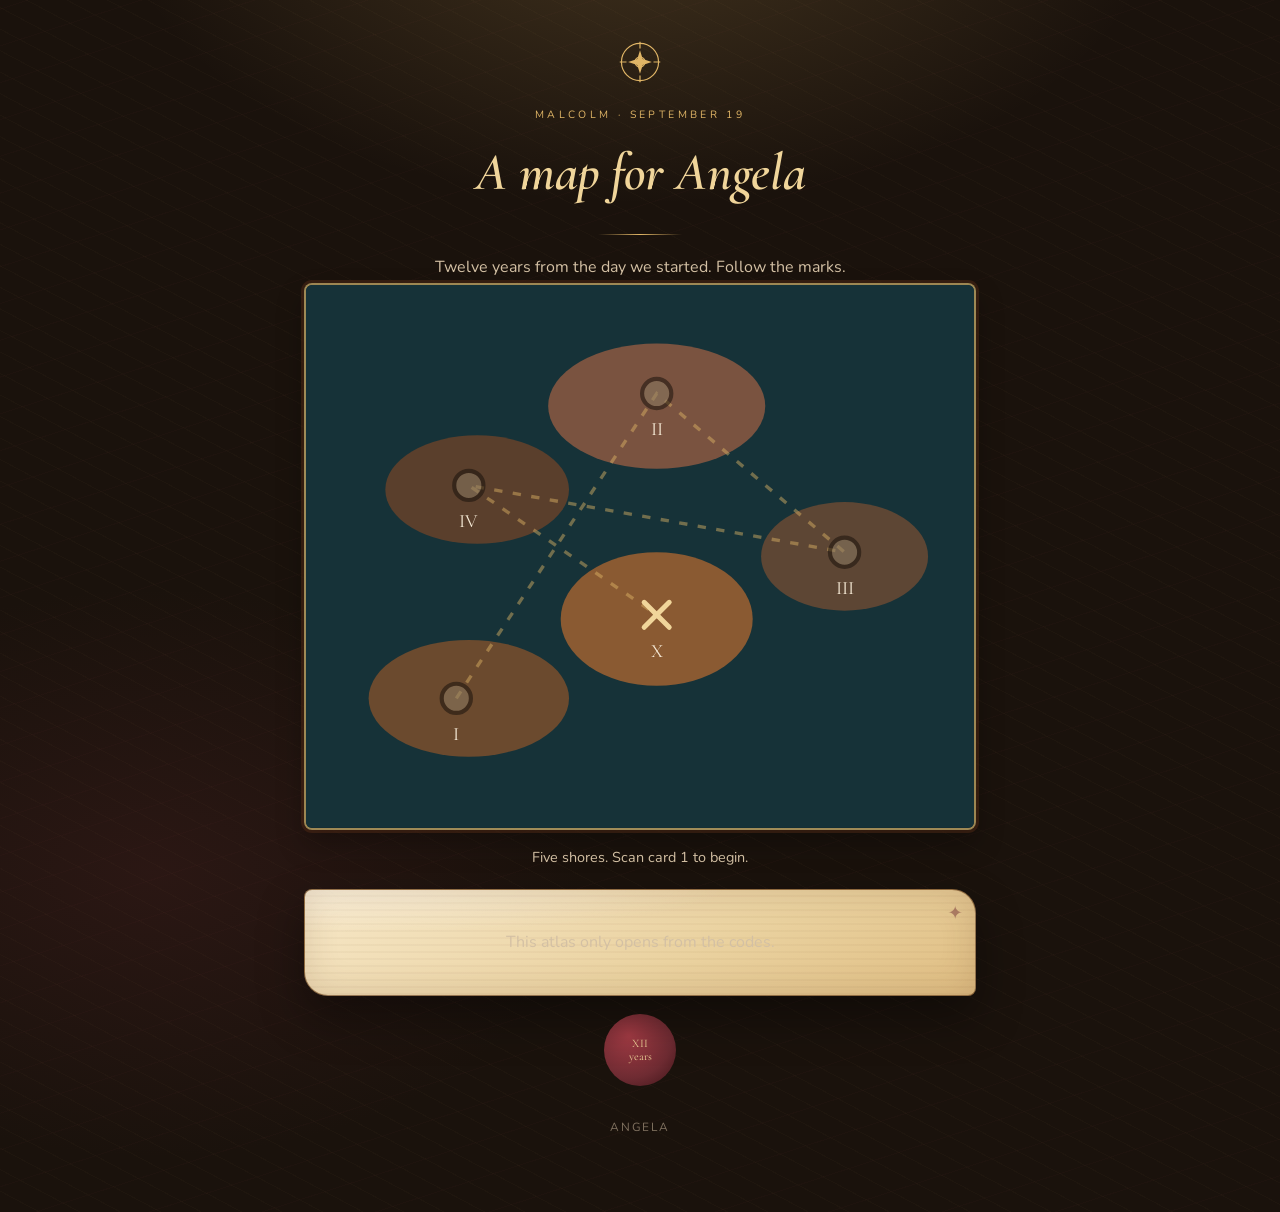
<file: index.html>
<!DOCTYPE html>
<html lang="en">
<head>
  <meta charset="utf-8" />
  <meta name="viewport" content="width=device-width, initial-scale=1, viewport-fit=cover" />
  <title>A map for Angela</title>
  <link rel="stylesheet" href="styles.css" />
  <link href="https://fonts.googleapis.com/css2?family=Cormorant+Garamond:ital,wght@0,600;1,500;1,600&family=Nunito:wght@400;600&display=swap" rel="stylesheet" />
</head>
<body>
  <main class="wrap" id="app"></main>
  <script src="clues.js"></script>
  <script>
    const params = new URLSearchParams(location.search);
    const n = parseInt(params.get("s") || "0", 10);
    const H = window.HUNT;
    const total = (H.stops || []).length;
    const KEY = "angela-atlas";
    function foundSet() {
      try { return new Set(JSON.parse(localStorage.getItem(KEY) || "[]")); }
      catch { return new Set(); }
    }
    function markFound(num) {
      const s = foundSet(); s.add(num);
      localStorage.setItem(KEY, JSON.stringify([...s]));
    }
    function markIcon() {
      return `<div class="mark" aria-hidden="true"><svg viewBox="0 0 64 64" fill="none"><circle cx="32" cy="32" r="22" stroke="currentColor" stroke-width="1.4"/><circle cx="32" cy="32" r="6" stroke="currentColor" stroke-width="1.2"/><path d="M32 8v8M32 48v8M8 32h8M48 32h8" stroke="currentColor" stroke-width="1.4"/><path d="M32 18l3.2 10.4L46 32l-10.8 3.6L32 46l-3.2-10.4L18 32l10.8-3.6z" fill="currentColor"/></svg></div>`;
    }
    function atlasSvg(currentN) {
      const pins = H.pins || [];
      const found = foundSet();
      const path = pins.slice().sort((a,b)=>a.n-b.n).map(p => p.x+","+p.y).join(" ");
      const pinSvg = pins.map((p) => {
        let cls = "pin dim";
        if (found.has(p.n) && p.n !== currentN) cls = "pin found";
        if (p.n === currentN) cls = "pin current";
        const glyph = p.id === "cross" ? `<path class="xmark" d="M${p.x-6} ${p.y-6}l12 12M${p.x+6} ${p.y-6}l-12 12"/>` : `<circle class="dot" cx="${p.x}" cy="${p.y}" r="7"/>`;
        return `<g class="${cls}" data-id="${p.id}"><circle class="hit" cx="${p.x}" cy="${p.y}" r="22"/>${glyph}<text x="${p.x}" y="${p.y+20}" text-anchor="middle">${p.label}</text></g>`;
      }).join("");
      return `<div class="atlas-wrap"><svg viewBox="0 0 320 260"><rect width="320" height="260" fill="#163238"/><ellipse cx="78" cy="198" rx="48" ry="28" fill="#6b4a2e"/><ellipse cx="168" cy="58" rx="52" ry="30" fill="#7a5340"/><ellipse cx="258" cy="130" rx="40" ry="26" fill="#5d4634"/><ellipse cx="82" cy="98" rx="44" ry="26" fill="#5a3f2c"/><ellipse cx="168" cy="160" rx="46" ry="32" fill="#8a5a32"/><polyline points="${path}" fill="none" stroke="#e0b566" stroke-opacity="0.45" stroke-width="1.6" stroke-dasharray="4 5"/>${pinSvg}</svg></div>`;
    }
    function bindMap(wantId, onHit) {
      document.querySelectorAll(".pin").forEach((g) => {
        g.addEventListener("click", () => {
          const id = g.getAttribute("data-id");
          const note = document.getElementById("mapNote");
          if (id === wantId) { g.classList.remove("wrong","dim"); g.classList.add("current"); if (note) note.textContent = "Marked."; onHit(); }
          else { g.classList.add("wrong"); if (note) note.textContent = "Not this shore."; setTimeout(() => g.classList.remove("wrong"), 600); }
        });
      });
    }
    function roman(num) { return ({1:"I",2:"II",3:"III",4:"IV",5:"V"})[num] || String(num); }
    function escapeHtml(s) { return String(s).replace(/&/g,"&").replace(/</g,"<").replace(/>/g,">"); }
    function norm(s) { return String(s || "").toLowerCase().replace(/[^a-z0-9 ]/g, " ").replace(/\s+/g, " ").trim(); }
    function okAnswer(got, accepted) {
      const g = norm(got);
      if (!g) return false;
      const list = (accepted || []).map(norm).filter(Boolean);
      if (!list.length) return false;
      if (list.some((n) => n.indexOf("hologram") !== -1) && g.indexOf("hologram") !== -1) return true;
      return list.some((n) => g === n || g.indexOf(n) !== -1 || n.indexOf(g) !== -1);
    }
    function bindQuiz(questions, onDone) {
      let i = 0;
      const qEl = document.getElementById("quizQ");
      const inEl = document.getElementById("quizIn");
      const err = document.getElementById("quizErr");
      function hidePic() {
        const pic = document.getElementById("quizPic");
        const wrap = document.getElementById("quizPicWrap");
        if (pic && wrap) { wrap.hidden = true; pic.removeAttribute("src"); }
      }
      function show() {
        qEl.textContent = questions[i].q;
        hidePic();
        inEl.value = ""; err.hidden = true; inEl.focus();
      }
      function showClue() {
        const pic = document.getElementById("quizPic");
        const wrap = document.getElementById("quizPicWrap");
        if (pic && wrap && questions[i].image) { pic.src = questions[i].image; wrap.hidden = false; }
        err.hidden = false; err.textContent = "Not that. Look.";
      }
      function check() {
        if (okAnswer(inEl.value, questions[i].a)) { i += 1; if (i >= questions.length) onDone(); else show(); }
        else showClue();
      }
      document.getElementById("quizBtn").addEventListener("click", check);
      inEl.addEventListener("keydown", (e) => { if (e.key === "Enter") check(); });
      show();
    }
    function wireHunt(stop) {
      bindMap(stop.pin, () => {
        markFound(stop.n);
        const box = document.getElementById("afterMap");
        if (box) box.classList.add("open");
      });
      const hb = document.getElementById("hintBtn");
      if (hb) hb.addEventListener("click", () => document.getElementById("hintText").classList.add("show"));
      const ub = document.getElementById("unlockBtn");
      if (ub) ub.addEventListener("click", tryUnlock);
      const inp = document.getElementById("unlockIn");
      if (inp) inp.addEventListener("keydown", (e) => { if (e.key === "Enter") tryUnlock(); });
    }
    function renderCover() {
      document.getElementById("app").innerHTML = `${markIcon()}<p class="kicker">${H.fromName} \u00b7 September 19</p><h1>${H.title}</h1><div class="rule"></div><p class="sub">${H.subtitle}</p>${atlasSvg(0)}<p class="map-note">Five shores. Scan card 1 to begin.</p><section class="card cover"><p>This atlas only opens from the codes.</p></section><div class="seal">XII<br/>years</div><p class="foot">${H.herName}</p>`;
    }
    function renderStop(stop) {
      const isFinal = !!stop.final;
      const dateLocked = isFinal && H.finalUnlock && H.finalUnlock.trim() !== "";
      const img = stop.image ? `<div class="media"><img alt="" src="${stop.image}" /></div>` : "";
      const gallery = (stop.images || []).filter(Boolean).map((src) => `<img alt="" src="${src}" />`).join("");
      const video = stop.video ? `<div class="media"><video controls playsinline muted autoplay loop src="${stop.video}"></video></div>` : "";
      const hint = stop.hint ? `<div class="hint-wrap"><button type="button" id="hintBtn">A quieter hint</button><p class="hint" id="hintText">${stop.hint}</p></div>` : "";
      const hunt = isFinal
        ? `<p class="clue">${escapeHtml(stop.riddle || "Put your finger on the X.")}</p>${atlasSvg(stop.n)}<p class="map-note" id="mapNote">Touch the X to break the first seal.</p><div class="reveal" id="afterMap"><div id="lockBox" ${dateLocked ? "" : "hidden"}><p class="sub">Eight digits. The day the map began.</p><div class="unlock"><input id="unlockIn" inputmode="numeric" autocomplete="off" placeholder="MMDDYYYY" /><button type="button" id="unlockBtn">Break the seal</button></div><p class="err" id="unlockErr" hidden>Not that date.</p></div><div id="finalBox" ${dateLocked ? "hidden" : ""}><div class="letter">${escapeHtml(stop.letter || "")}</div>${gallery ? `<div class="gallery">${gallery}</div>` : ""}${video}</div></div>`
        : `<p class="clue">${escapeHtml(stop.riddle || "")}</p>${video}${atlasSvg(stop.n)}<p class="map-note" id="mapNote">Touch the right shore.</p><div class="reveal" id="afterMap"><p class="clue">${escapeHtml(stop.clue || "")}</p>${img}${hint}</div>`;
      const questions = Array.isArray(stop.quiz) ? stop.quiz.filter((q) => q && q.q) : [];
      const quoteHtml = stop.quote ? `<div id="quoteBox"><p class="kicker" style="letter-spacing:0.18em">A line for you</p><p class="clue">\u201c${escapeHtml(stop.quote)}\u201d</p><div class="unlock"><button type="button" id="quoteBtn">Continue</button></div></div>` : "";
      const quizHtml = questions.length
        ? `${quoteHtml}<div id="quizBox" ${stop.quote ? "hidden" : ""}><p class="kicker" style="letter-spacing:0.18em">Remember</p><div class="media" id="quizPicWrap" hidden><img id="quizPic" alt="" /></div><p class="clue" id="quizQ"></p><div class="unlock"><input id="quizIn" autocomplete="off" autocapitalize="none" /><button type="button" id="quizBtn">Answer</button></div><p class="err" id="quizErr" hidden>Not that.</p></div><div id="afterQuiz" hidden>${hunt}</div>`
        : (quoteHtml || hunt);
      const label = isFinal ? "X marks the spot" : `Chart ${roman(stop.n)} of ${roman(total)}`;
      document.getElementById("app").innerHTML = `${markIcon()}<p class="kicker">${label}</p><h2>${escapeHtml(stop.title || "")}</h2><div class="rule"></div><section class="card">${quizHtml}</section><p class="foot">${H.fromName} \u00b7 Angela</p>`;
      const qbtn = document.getElementById("quoteBtn");
      if (qbtn) qbtn.addEventListener("click", () => {
        document.getElementById("quoteBox").hidden = true;
        const box = document.getElementById("quizBox");
        if (box) box.hidden = false;
      });
      if (questions.length) bindQuiz(questions, () => {
        document.getElementById("quizBox").hidden = true;
        document.getElementById("afterQuiz").hidden = false;
        wireHunt(stop);
      });
      else if (!stop.quote) wireHunt(stop);
    }
    function tryUnlock() {
      const val = (document.getElementById("unlockIn").value || "").replace(/\D/g, "");
      const want = H.finalUnlock.replace(/\D/g, "");
      if (val === want) { document.getElementById("lockBox").hidden = true; document.getElementById("finalBox").hidden = false; }
      else { document.getElementById("unlockErr").hidden = false; }
    }
    const stop = (H.stops || []).find((x) => x.n === n);
    if (!stop) renderCover(); else renderStop(stop);
  </script>
</body>
</html>
</file>
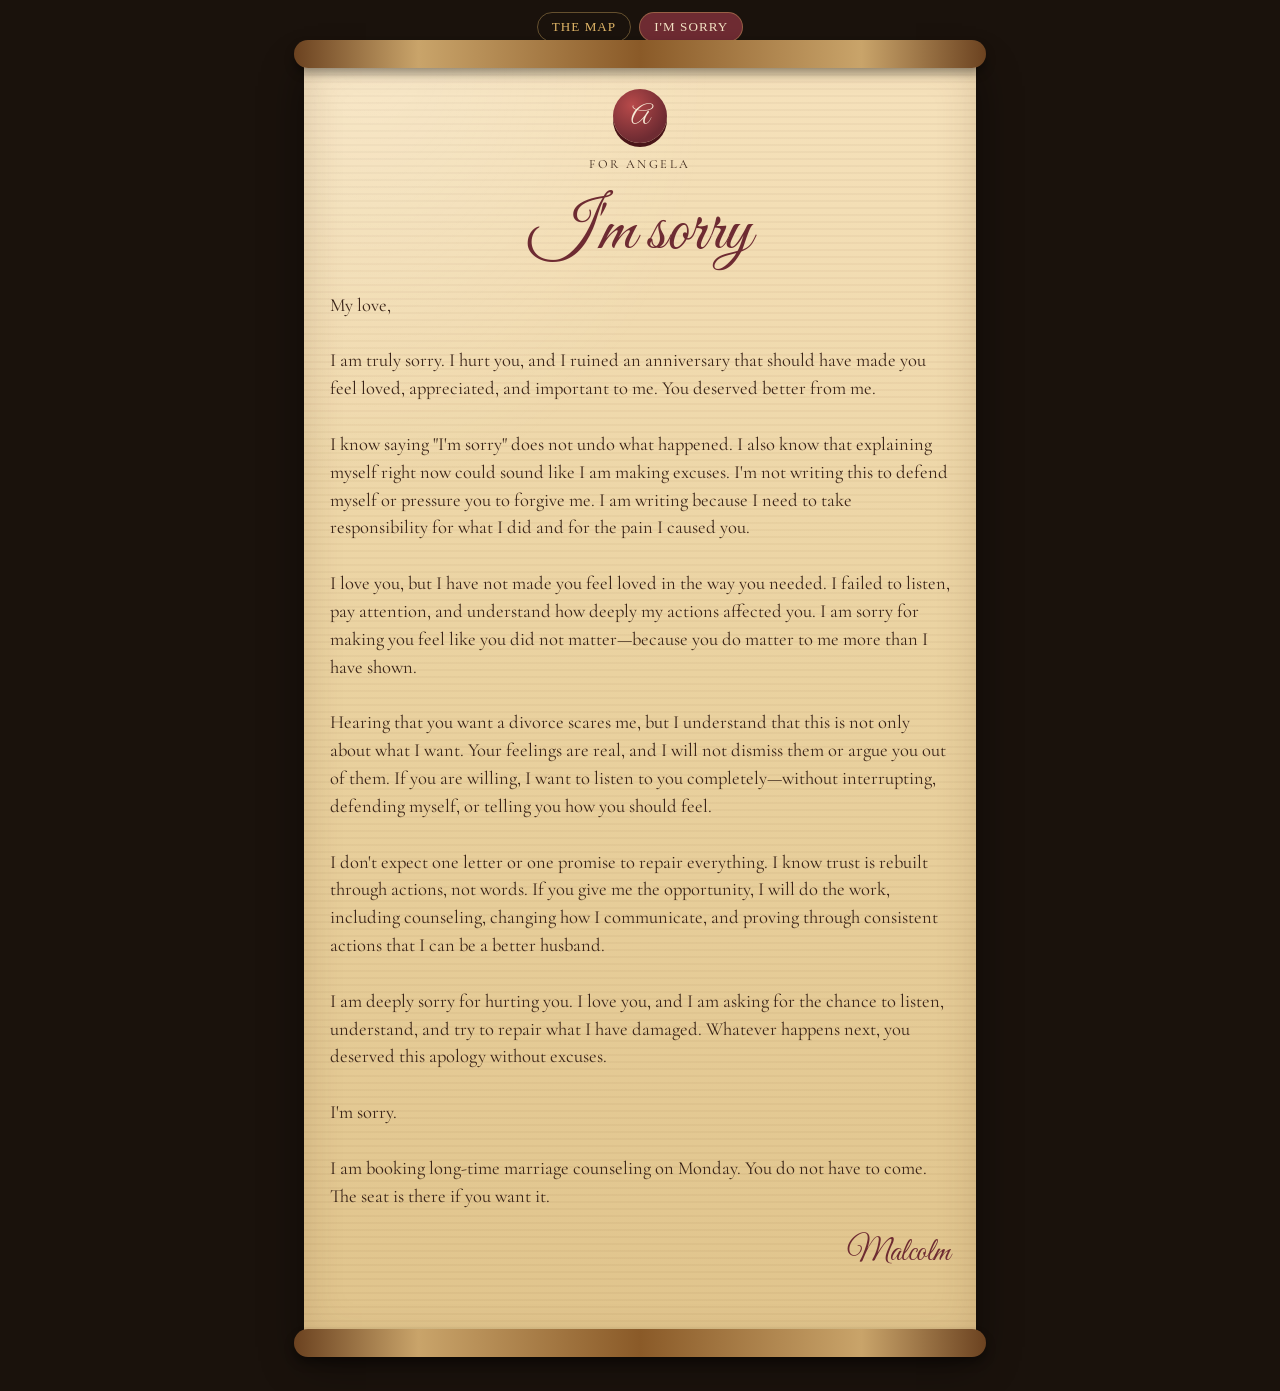
<file: sorry.html>
<!DOCTYPE html>
<html lang="en">
<head>
  <meta charset="utf-8" />
  <meta name="viewport" content="width=device-width, initial-scale=1, viewport-fit=cover" />
  <title>I'm sorry</title>
  <link href="https://fonts.googleapis.com/css2?family=Cormorant+Garamond:ital,wght@0,600;1,500;1,600&family=Great+Vibes&display=swap" rel="stylesheet" />
  <style>
    * { box-sizing: border-box; }
    html, body { margin: 0; padding: 0; }
    body { min-height: 100dvh; background: #1a120c; color: #3a2418; font-family: "Cormorant Garamond", Georgia, serif; }
    .tabs { display: flex; justify-content: center; gap: 8px; padding: 12px; }
    .tabs a { color: #e0b566; text-decoration: none; border: 1px solid rgba(224,181,102,.38); padding: 6px 14px; border-radius: 999px; font-size: .82rem; letter-spacing: .08em; text-transform: uppercase; font-family: Georgia, serif; }
    .tabs a.on { background: #6e2b32; color: #f3e2c4; }
    .stage { display: flex; justify-content: center; padding: 0 12px 48px; }
    .scroll { width: min(42rem, 100%); position: relative; background: radial-gradient(120% 80% at 10% 0%, rgba(255,255,255,.18), transparent 42%), repeating-linear-gradient(0deg, rgba(90,50,20,.04) 0 2px, transparent 2px 7px), linear-gradient(180deg, #f6e2bc 0%, #ead2a0 48%, #e0c48c 100%); color: #3a2418; padding: 2.2rem 1.6rem 2.4rem; box-shadow: inset 0 0 40px rgba(90,50,20,.18), 0 18px 40px rgba(0,0,0,.45); }
    .scroll:before, .scroll:after { content: ""; position: absolute; left: -10px; right: -10px; height: 28px; border-radius: 14px; background: linear-gradient(90deg, #6b4220, #c9a46a 18%, #8a5a28 50%, #c9a46a 82%, #6b4220); box-shadow: 0 6px 10px rgba(0,0,0,.35); }
    .scroll:before { top: -14px; }
    .scroll:after { bottom: -14px; }
    .seal { width: 54px; height: 54px; margin: 0 auto 10px; border-radius: 50%; background: radial-gradient(circle at 35% 30%, #b84a4a, #6e2b32 70%); color: #f6ead6; display: flex; align-items: center; justify-content: center; font-family: "Great Vibes", cursive; font-size: 1.6rem; box-shadow: 0 4px 0 #4a1518; }
    h1 { font-family: "Great Vibes", cursive; font-size: clamp(2.8rem, 12vw, 4.4rem); font-weight: 400; text-align: center; margin: 0 0 1rem; color: #6e2b32; }
    .to { text-align: center; letter-spacing: .2em; text-transform: uppercase; font-size: .78rem; margin-bottom: 1rem; }
    .body { white-space: pre-wrap; font-size: 1.16rem; line-height: 1.5; text-align: left; }
    .sign { font-family: "Great Vibes", cursive; font-size: 2rem; text-align: right; margin-top: 1.4rem; color: #6e2b32; }
  </style>
</head>
<body>
  <nav class="tabs">
    <a href="index.html">The map</a>
    <a class="on" href="sorry.html">I'm sorry</a>
  </nav>
  <div class="stage">
    <article class="scroll">
      <div class="seal">A</div>
      <p class="to">For Angela</p>
      <h1>I'm sorry</h1>
      <div class="body">My love,

I am truly sorry. I hurt you, and I ruined an anniversary that should have made you feel loved, appreciated, and important to me. You deserved better from me.

I know saying "I'm sorry" does not undo what happened. I also know that explaining myself right now could sound like I am making excuses. I'm not writing this to defend myself or pressure you to forgive me. I am writing because I need to take responsibility for what I did and for the pain I caused you.

I love you, but I have not made you feel loved in the way you needed. I failed to listen, pay attention, and understand how deeply my actions affected you. I am sorry for making you feel like you did not matter—because you do matter to me more than I have shown.

Hearing that you want a divorce scares me, but I understand that this is not only about what I want. Your feelings are real, and I will not dismiss them or argue you out of them. If you are willing, I want to listen to you completely—without interrupting, defending myself, or telling you how you should feel.

I don't expect one letter or one promise to repair everything. I know trust is rebuilt through actions, not words. If you give me the opportunity, I will do the work, including counseling, changing how I communicate, and proving through consistent actions that I can be a better husband.

I am deeply sorry for hurting you. I love you, and I am asking for the chance to listen, understand, and try to repair what I have damaged. Whatever happens next, you deserved this apology without excuses.

I'm sorry.

I am booking long-time marriage counseling on Monday. You do not have to come. The seat is there if you want it.</div>
      <p class="sign">Malcolm</p>
    </article>
  </div>
</body>
</html>
</file>
<file: styles.css>
:root {
  --bg: #1a120c;
  --ink: #f6ead6;
  --muted: #d3c0a4;
  --gold: #e0b566;
  --gold-2: #f0d59a;
  --wine: #6e2b32;
  --line: rgba(224, 181, 102, 0.38);
  --card: #2a1c14;
}
* { box-sizing: border-box; }
html, body { margin: 0; padding: 0; }
body {
  min-height: 100dvh;
  color: var(--ink);
  font-family: "Nunito", system-ui, sans-serif;
  line-height: 1.55;
  background-color: var(--bg);
  background-image:
    radial-gradient(900px 500px at 50% -8%, rgba(224,181,102,0.16), transparent 58%),
    repeating-linear-gradient(28deg, transparent 0 18px, rgba(224,181,102,0.025) 18px 19px),
    repeating-linear-gradient(-18deg, transparent 0 34px, rgba(110,43,50,0.05) 34px 35px);
}
.wrap { width: min(42rem, calc(100% - 2rem)); margin: 0 auto; padding: 2.2rem 0 4rem; }
.mark { display: flex; justify-content: center; margin-bottom: 1.1rem; color: var(--gold); }
.mark svg { width: 54px; height: 54px; }
.kicker { text-align: center; letter-spacing: 0.32em; text-transform: uppercase; font-size: 0.66rem; color: var(--gold); margin: 0 0 0.55rem; }
h1, h2 { font-family: "Cormorant Garamond", Georgia, serif; font-weight: 600; font-style: italic; text-align: center; margin: 0; }
h1 { font-size: clamp(2.1rem, 8vw, 3.3rem); color: var(--gold-2); }
h2 { font-size: clamp(1.7rem, 6vw, 2.5rem); color: var(--gold-2); }
.sub { text-align: center; color: var(--muted); margin: 0.7rem 0 0; }
.rule { width: 84px; height: 1px; background: linear-gradient(90deg, transparent, var(--gold), transparent); margin: 1.25rem auto; }
.card { position: relative; background: linear-gradient(180deg, rgba(243,226,196,0.07), rgba(42,28,20,0.88)); border: 1px solid var(--line); border-radius: 4px 18px 4px 18px; padding: 1.45rem 1.3rem 1.55rem; margin-top: 1.35rem; box-shadow: 0 18px 40px rgba(0,0,0,0.28); }
.clue, .letter { font-family: "Cormorant Garamond", Georgia, serif; font-size: clamp(1.28rem, 4.5vw, 1.62rem); line-height: 1.48; white-space: pre-wrap; }
button, .btn { appearance: none; border: 1px solid var(--gold); background: rgba(110, 43, 50, 0.35); color: var(--gold-2); font-family: inherit; font-size: 0.8rem; letter-spacing: 0.1em; text-transform: uppercase; padding: 0.62rem 1rem; border-radius: 999px; cursor: pointer; }
.hint { display: none; margin-top: 0.8rem; color: var(--muted); }
.hint.show { display: block; }
.hint-wrap { margin-top: 1.15rem; text-align: center; }
.media { margin-top: 1.15rem; border-radius: 8px; overflow: hidden; border: 1px solid var(--line); }
.media img, .gallery img, .media video { display: block; width: 100%; height: auto; }
.gallery { display: grid; gap: 0.75rem; margin-top: 1.2rem; }
.unlock { display: flex; gap: 0.5rem; margin-top: 1rem; }
.unlock input { flex: 1; background: #140e0a; border: 1px solid var(--line); color: var(--ink); border-radius: 8px; padding: 0.7rem 0.8rem; letter-spacing: 0.12em; }
.err { color: #e8a0a0; font-size: 0.85rem; text-align: center; margin-top: 0.5rem; }
.cover p { text-align: center; color: var(--muted); }
.atlas-wrap { margin: 0.2rem 0 1rem; background: radial-gradient(80% 70% at 50% 40%, #3a6a6e 0%, #1c3d42 42%, #102228 100%); border: 1px solid var(--line); border-radius: 8px; overflow: hidden; }
.atlas-wrap svg { display: block; width: 100%; height: auto; }
.pin { cursor: pointer; touch-action: manipulation; }
.pin circle.hit { fill: transparent; }
.pin .dot { fill: #f0d59a; stroke: #1a120c; stroke-width: 2; }
.pin .xmark { fill: none; stroke: #f0d59a; stroke-width: 2.4; stroke-linecap: round; }
.pin text { fill: #f6ead6; font-family: "Cormorant Garamond", Georgia, serif; font-size: 9px; pointer-events: none; }
.pin.found .dot { fill: #7d9b6a; }
.pin.current { transform-box: fill-box; transform-origin: center; animation: pulse 1.6s ease-in-out infinite; }
.pin.current .dot { fill: #e0b566; }
.pin.wrong .dot { fill: #c45c5c; }
.pin.dim .dot { fill: #8a7a62; opacity: 0.55; }
@keyframes pulse { 0%, 100% { transform: scale(1); } 50% { transform: scale(1.18); } }
.map-note { text-align: center; color: var(--muted); font-size: 0.9rem; margin: 0.35rem 0 0; min-height: 1.3em; }
.reveal { display: none; }
.reveal.open { display: block; }
.seal { width: 72px; height: 72px; margin: 1.1rem auto 0; border-radius: 50%; background: radial-gradient(circle at 35% 30%, #a33b44, var(--wine) 62%, #3d1418); color: var(--gold-2); display: grid; place-items: center; font-family: "Cormorant Garamond", Georgia, serif; font-size: 0.72rem; text-align: center; line-height: 1.15; }
.foot { text-align: center; margin-top: 2rem; color: rgba(211,192,164,0.55); font-size: 0.74rem; letter-spacing: 0.16em; text-transform: uppercase; }
.print-page { background: #ead7b8; color: #3a2418; }
.print-grid { display: grid; grid-template-columns: repeat(auto-fill, minmax(240px, 1fr)); gap: 16px; padding: 16px; }
.print-card { background: #f6e7c8; border: 2px dashed #8a5a28; border-radius: 8px; padding: 16px; text-align: center; }
@media print { .no-print { display: none !important; } }


/* Romantic parchment treasure-map finish */
body {
  background-image:
    radial-gradient(900px 520px at 50% -8%, rgba(224,181,102,0.2), transparent 58%),
    radial-gradient(700px 460px at 12% 72%, rgba(110,43,50,0.2), transparent 62%),
    repeating-linear-gradient(28deg, transparent 0 18px, rgba(224,181,102,0.025) 18px 19px),
    repeating-linear-gradient(-18deg, transparent 0 34px, rgba(110,43,50,0.05) 34px 35px);
}
.card {
  color: #3a2418;
  background:
    radial-gradient(130% 95% at 8% 0%, rgba(255,255,255,0.3), transparent 42%),
    repeating-linear-gradient(0deg, rgba(90,50,20,0.035) 0 2px, transparent 2px 7px),
    linear-gradient(155deg, #f7e8c9 0%, #ead2a0 58%, #dfbd82 100%);
  border: 1px solid rgba(112,73,34,0.72);
  border-radius: 8px 24px 8px 24px;
  box-shadow: inset 0 0 34px rgba(92,51,22,0.16), 0 20px 45px rgba(0,0,0,0.38);
}
.card::before {
  content: "✦";
  position: absolute;
  top: 0.55rem;
  right: 0.75rem;
  color: rgba(110,43,50,0.48);
  font-size: 1.15rem;
}
.card .clue, .card .letter { color: #3a2418; }
.card .kicker { color: #6e2b32; }
.card .sub, .card .map-note, .card .hint { color: #6b523e; }
.card .err { color: #8d252d; }
.card .unlock input {
  background: rgba(255,249,233,0.78);
  border-color: rgba(110,43,50,0.45);
  color: #3a2418;
}
.card button {
  background: linear-gradient(180deg, #873943, #5b2027);
  border-color: #9d6e2f;
  color: #fff0cd;
  box-shadow: 0 3px 0 rgba(67,23,27,0.45);
}
.atlas-wrap {
  border: 2px solid rgba(224,181,102,0.68);
  box-shadow: 0 0 0 3px rgba(82,42,22,0.48), 0 14px 28px rgba(0,0,0,0.28);
}
.media, .gallery img {
  border: 1px solid rgba(110,43,50,0.4);
  box-shadow: 0 8px 20px rgba(61,30,15,0.22);
}
</file>
